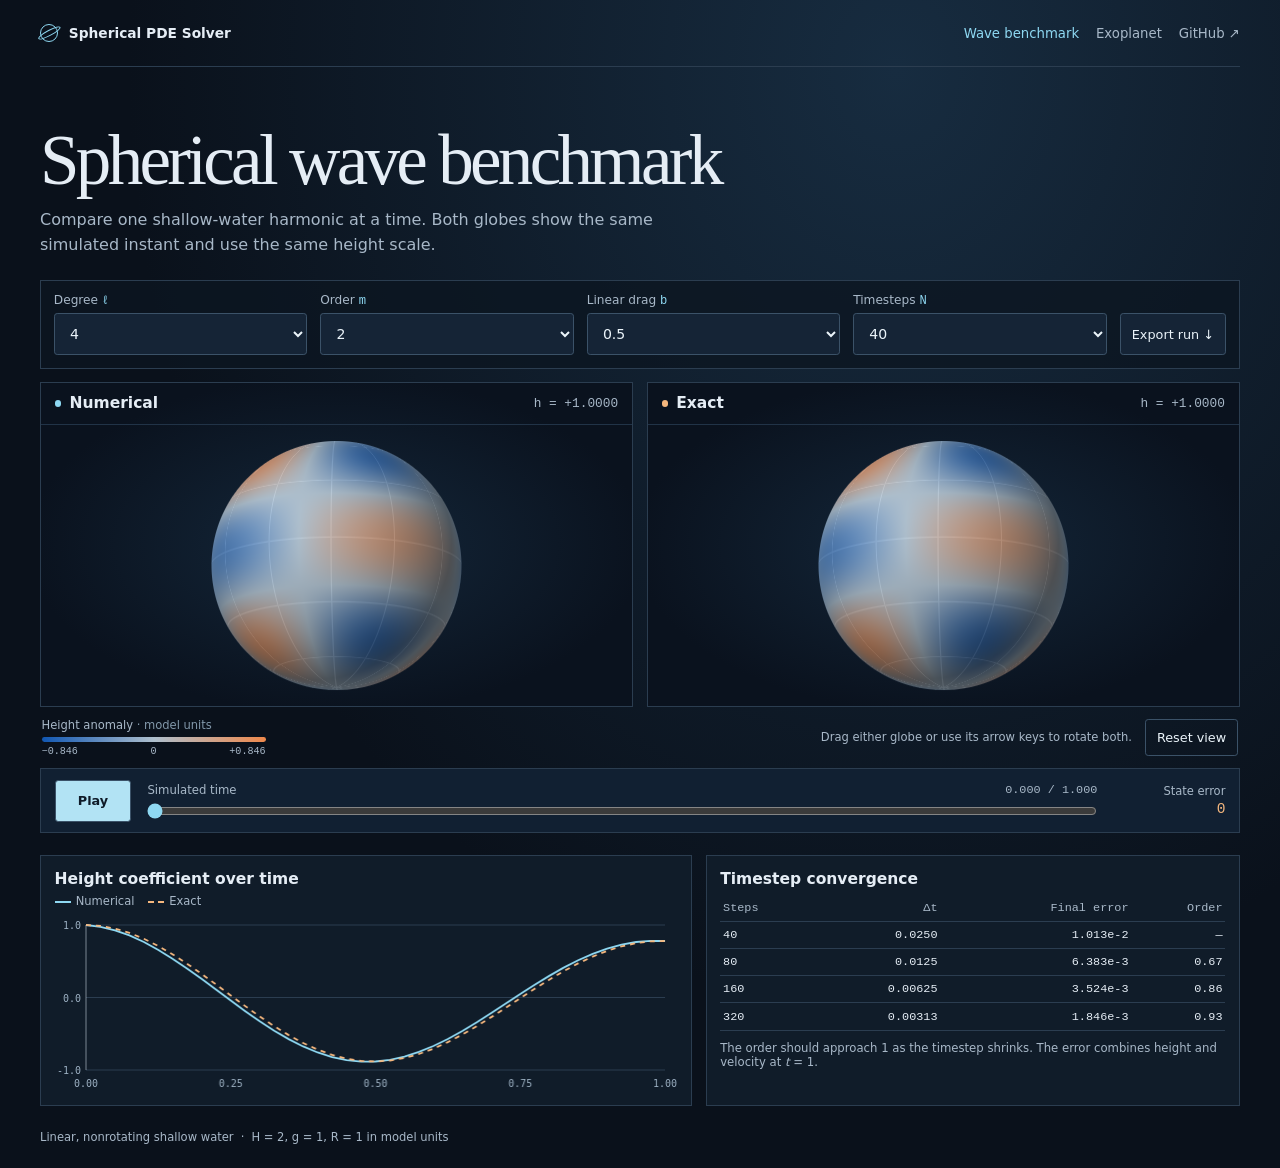
<file: docs/index.html>
<!doctype html>
<html lang="en">
<head>
  <meta charset="utf-8">
  <meta name="viewport" content="width=device-width, initial-scale=1">
  <meta name="color-scheme" content="dark">
  <title>Spherical wave benchmark</title>
  <link rel="stylesheet" href="style.css">
  <script type="module" src="app.js"></script>
</head>
<body>
  <header class="site-header">
    <a class="brand" href="./"><span class="orbit-mark" aria-hidden="true"></span>Spherical PDE Solver</a>
    <nav class="site-nav" aria-label="Project">
      <a href="./" aria-current="page">Wave benchmark</a>
      <a href="exoplanet.html">Exoplanet</a>
      <a class="source" href="https://github.com/modorethegreat/spherical-PDE-solver">GitHub ↗</a>
    </nav>
  </header>
  <main>
    <div class="intro">
      <div>
        <h1>Spherical wave benchmark</h1>
        <p>Compare one shallow-water harmonic at a time. Both globes show the same simulated instant and use the same height scale.</p>
      </div>
    </div>
    <form class="configuration" id="settings">
      <label>Degree <span aria-hidden="true">ℓ</span><select id="degree" name="degree"></select></label>
      <label>Order <span aria-hidden="true">m</span><select id="order" name="order"></select></label>
      <label>Linear drag <span aria-hidden="true">b</span><select name="drag">
        <option value="0">0 · undamped</option><option value="0.5" selected>0.5</option><option value="1">1</option><option value="2">2</option><option value="4">4</option>
      </select></label>
      <label>Timesteps <span aria-hidden="true">N</span><select name="steps">
        <option>20</option><option selected>40</option><option>80</option><option>160</option><option>320</option>
      </select></label>
      <button id="export" type="button" disabled>Export run <span aria-hidden="true">↓</span></button>
    </form>
    <p id="status" class="visually-hidden" role="status"></p>
    <p id="error" class="error" role="alert" hidden></p>
    <noscript><p>Enable JavaScript to explore the benchmark in your browser.</p></noscript>

    <section class="comparison" aria-label="Height field comparison">
      <div class="globes">
        <article class="globe-card numerical">
          <div class="card-header"><h2><i></i>Numerical</h2><p id="h-numerical">—</p></div>
          <canvas id="numeric" tabindex="0" aria-label="Numerical height anomaly on a rotatable globe" aria-describedby="globe-hint">Numerical height field</canvas>
        </article>
        <article class="globe-card">
          <div class="card-header"><h2><i></i>Exact</h2><p id="h-exact">—</p></div>
          <canvas id="exact" tabindex="0" aria-label="Exact height anomaly on a rotatable globe" aria-describedby="globe-hint">Exact height field</canvas>
        </article>
      </div>
      <div class="comparison-footer">
        <div class="legend">
          <p>Height anomaly <span>· model units</span></p>
          <div class="color-ramp" aria-hidden="true"></div>
          <div class="legend-labels"><span id="scale-min">—</span><span>0</span><span id="scale-max">—</span></div>
        </div>
        <div class="orientation">
          <p id="globe-hint">Drag either globe or use its arrow keys to rotate both.</p>
          <button id="reset" type="button">Reset view</button>
        </div>
      </div>
      <div class="transport">
        <button type="button" id="play" disabled>Play</button>
        <div class="scrubber">
          <label for="time">Simulated time <output id="elapsed" for="time">—</output></label>
          <input id="time" type="range" min="0" max="40" step="1" value="0" disabled>
        </div>
        <div class="error-readout"><span>State error</span><strong id="state-error">—</strong></div>
      </div>
    </section>

    <div class="analysis-grid">
      <section class="diagnostic" aria-labelledby="plot-title">
        <h2 id="plot-title">Height coefficient over time</h2>
        <div class="plot-key"><span>Numerical</span><span>Exact</span></div>
        <canvas id="plot" role="img" aria-label="Time history of the numerical and exact height coefficients"></canvas>
      </section>
      <section class="diagnostic" aria-labelledby="convergence-title">
        <h2 id="convergence-title">Timestep convergence</h2>
        <table>
          <thead><tr><th scope="col">Steps</th><th scope="col">Δt</th><th scope="col">Final error</th><th scope="col">Order</th></tr></thead>
          <tbody id="convergence"></tbody>
        </table>
        <p>The order should approach 1 as the timestep shrinks. The error combines height and velocity at <var>t</var> = 1.</p>
      </section>
    </div>
  </main>
  <footer>Linear, nonrotating shallow water <span>·</span> H = 2, g = 1, R = 1 in model units</footer>
</body>
</html>
</file>
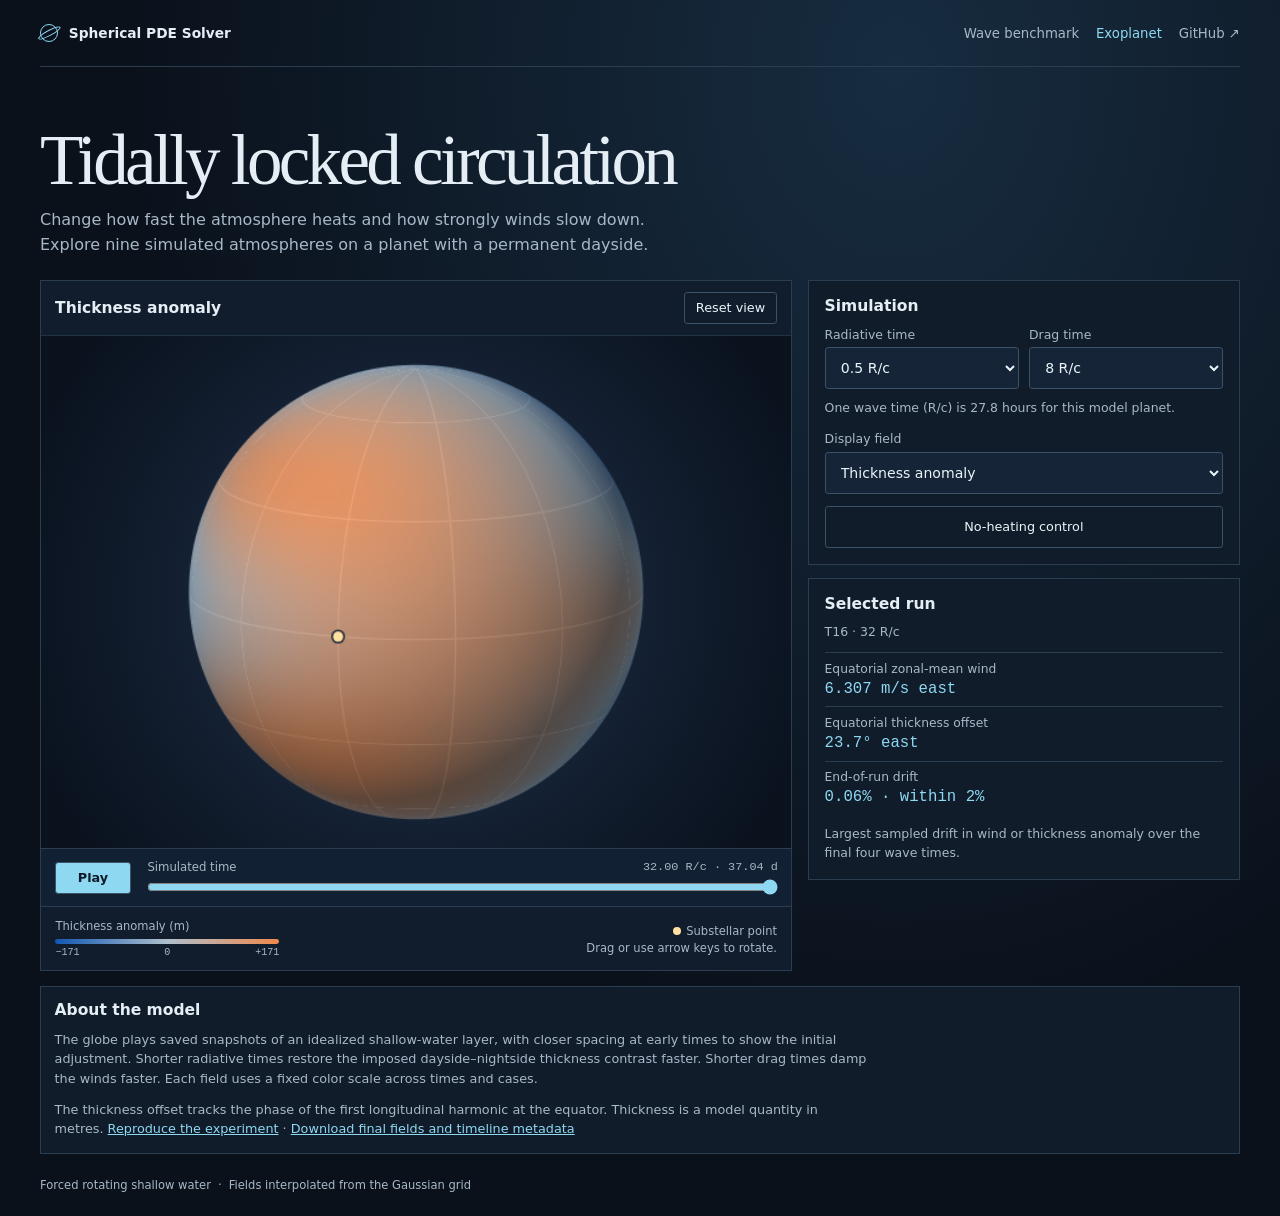
<file: docs/exoplanet.html>
<!doctype html>
<html lang="en">
<head>
  <meta charset="utf-8">
  <meta name="viewport" content="width=device-width, initial-scale=1">
  <meta name="color-scheme" content="dark">
  <meta name="description" content="Explore nine simulations of circulation on a tidally locked planet.">
  <title>Tidally locked circulation | Spherical PDE Solver</title>
  <link rel="stylesheet" href="style.css">
  <link rel="stylesheet" href="exoplanet.css">
  <script type="module" src="exoplanet.js"></script>
</head>
<body>
  <header class="site-header">
    <a class="brand" href="./"><span class="orbit-mark" aria-hidden="true"></span>Spherical PDE Solver</a>
    <nav class="site-nav" aria-label="Project">
      <a href="./">Wave benchmark</a>
      <a href="exoplanet.html" aria-current="page">Exoplanet</a>
      <a class="source" href="https://github.com/modorethegreat/spherical-PDE-solver">GitHub ↗</a>
    </nav>
  </header>
  <main>
    <div class="intro">
      <h1>Tidally locked circulation</h1>
      <p>Change how fast the atmosphere heats and how strongly winds slow down. Explore nine simulated atmospheres on a planet with a permanent dayside.</p>
    </div>
    <noscript><p>Enable JavaScript to rotate the globe and switch simulations.</p></noscript>
    <p id="sweep-error" class="error" role="alert" hidden></p>
    <div class="planet-layout">
      <section class="globe-card planet-globe" aria-labelledby="field-title">
        <div class="card-header">
          <h2 id="field-title">Thickness anomaly</h2>
          <button id="reset" type="button">Reset view</button>
        </div>
        <canvas id="planet" tabindex="0" aria-label="Rotatable globe of the selected exoplanet simulation" aria-describedby="orbit-hint">Exoplanet globe</canvas>
        <div class="transport planet-transport">
          <button id="play" type="button" disabled>Play</button>
          <div class="scrubber">
            <label for="time">Simulated time <span id="elapsed" aria-hidden="true">—</span></label>
            <input id="time" type="range" min="0" max="1" step="1" value="1" disabled>
            <p id="playback-status" role="status"></p>
          </div>
        </div>
        <div class="planet-caption">
          <div class="legend">
            <p id="legend-title">Thickness anomaly (m)</p>
            <div class="color-ramp" aria-hidden="true"></div>
            <div class="legend-labels"><span id="scale-min">—</span><span>0</span><span id="scale-max">—</span></div>
          </div>
          <div class="planet-hints">
            <p><span class="sun-dot" aria-hidden="true"></span>Substellar point</p>
            <p id="orbit-hint">Drag or use arrow keys to rotate.</p>
          </div>
        </div>
      </section>
      <div class="planet-panel">
        <form id="settings" class="planet-settings">
          <h2>Simulation</h2>
          <fieldset id="case-controls" disabled>
            <legend class="visually-hidden">Set timescales and visible field</legend>
            <div class="timescale-grid">
              <label for="radiative">Radiative time<select id="radiative"></select></label>
              <label for="drag">Drag time<select id="drag"></select></label>
            </div>
            <p id="wave-unit">Times are in units of R/c, the time a gravity wave takes to travel one radius.</p>
            <label for="field">Display field
              <select id="field">
                <option value="thickness_m">Thickness anomaly</option>
                <option value="zonal_wind_m_s">Zonal wind</option>
              </select>
            </label>
            <button type="button" id="control" aria-pressed="false">No-heating control</button>
          </fieldset>
        </form>
        <section class="planet-readout" aria-labelledby="readout-title">
          <h2 id="readout-title">Selected run</h2>
          <p id="run-time">Loading simulated fields…</p>
          <dl>
            <div><dt>Equatorial zonal-mean wind</dt><dd id="equatorial-wind">—</dd></div>
            <div><dt>Equatorial thickness offset</dt><dd id="phase-offset">—</dd></div>
            <div><dt>End-of-run drift</dt><dd id="drift">—</dd></div>
          </dl>
          <p id="drift-note">Largest sampled drift in wind or thickness anomaly over the final four wave times.</p>
        </section>
        <p id="status" class="visually-hidden" role="status"></p>
      </div>
    </div>
    <section class="planet-method diagnostic" aria-labelledby="method-title">
      <h2 id="method-title">About the model</h2>
      <p>The globe plays saved snapshots of an idealized shallow-water layer, with closer spacing at early times to show the initial adjustment. Shorter radiative times restore the imposed dayside–nightside thickness contrast faster. Shorter drag times damp the winds faster. Each field uses a fixed color scale across times and cases.</p>
      <p>The thickness offset tracks the phase of the first longitudinal harmonic at the equator. Thickness is a model quantity in metres. <a href="https://github.com/modorethegreat/spherical-PDE-solver#tidally-locked-exoplanet-experiment">Reproduce the experiment</a> · <a href="exoplanet-sweep.json" download>Download final fields and timeline metadata</a></p>
    </section>
  </main>
  <footer>Forced rotating shallow water <span>·</span> Fields interpolated from the Gaussian grid</footer>
</body>
</html>
</file>
<file: docs/style.css>
:root {
  font-family: system-ui, -apple-system, sans-serif;
  color: #e5edf5;
  background: #0a111b;
  color-scheme: dark;
  --quiet: #a8b8c8;
  --line: #2b3d50;
  --panel: #101c29;
  --cyan: #8ed8f2;
  --sand: #f5b77e;
  --mono: ui-monospace, 'SFMono-Regular', Consolas, monospace;
}
* { box-sizing: border-box; }
body { margin: 0; background: radial-gradient(ellipse at 70% 6%, #172c40 0, transparent 48rem), #0a111b; }
a { color: inherit; }
button, select { font: inherit; }
:focus-visible { outline: 2px solid var(--cyan); outline-offset: 3px; }
.site-header, main, footer { width: min(100% - 3rem, 75rem); margin-inline: auto; }
.site-header { min-height: 4.2rem; display: flex; justify-content: space-between; gap: 1rem; align-items: center; border-bottom: 1px solid var(--line); }
.brand, .source { text-decoration: none; font-size: .86rem; }
.brand { display: flex; gap: .65rem; align-items: center; font-weight: 620; }
.source { color: var(--quiet); }
.source:hover { color: var(--cyan); }
.site-nav { display: flex; flex-wrap: wrap; align-items: center; justify-content: flex-end; gap: .35rem 1.05rem; }
.site-nav a { color: var(--quiet); text-decoration: none; font-size: .83rem; }
.site-nav a:hover, .site-nav a[aria-current="page"] { color: var(--cyan); }
.orbit-mark { position: relative; width: 1.15rem; aspect-ratio: 1; border: 1px solid var(--cyan); border-radius: 100%; }
.orbit-mark::after { content: ""; position: absolute; inset: .31rem -.26rem; border: 1px solid var(--cyan); border-radius: 100%; transform: rotate(-28deg); }
.intro { padding: clamp(1.75rem, 4.4vw, 3.7rem) 0 1.35rem; }
h1 { margin: 0; font: 400 clamp(2.4rem, 5.55vw, 5rem)/1.02 Georgia, serif; letter-spacing: -.052em; }
.intro p { max-width: 64ch; margin: .78rem 0 0; line-height: 1.55; color: var(--quiet); }
.configuration { display: grid; grid-template-columns: repeat(4, minmax(0, 1fr)) auto; align-items: end; gap: .8rem; padding: .8rem; background: #0c1621cc; border: 1px solid var(--line); }
.configuration label { display: block; min-width: 0; color: var(--quiet); font-size: .76rem; }
.configuration label span { color: var(--cyan); font-family: var(--mono); }
select, button { min-height: 2.6rem; border: 1px solid #3b5268; border-radius: .2rem; padding: .36rem .7rem; background: #152436; color: #ebf4fa; }
select { display: block; width: 100%; margin-top: .3rem; font-size: .88rem; }
button { cursor: pointer; font-size: .8rem; white-space: nowrap; }
button:hover { border-color: var(--cyan); }
button:disabled { opacity: .55; cursor: default; }
.error { padding: .75rem; border-left: 3px solid var(--sand); background: #2b211d; }
.globes { display: grid; grid-template-columns: repeat(2, minmax(0,1fr)); gap: .85rem; margin-top: .85rem; }
.globe-card { overflow: hidden; border: 1px solid var(--line); background: radial-gradient(ellipse at center, #14273a, #0a121e 74%); }
.card-header { display: flex; align-items: center; justify-content: space-between; gap: .6rem; padding: .7rem .88rem; border-bottom: 1px solid #213347; }
h2 { margin: 0; font-size: .97rem; font-weight: 630; }
.card-header h2 { display: flex; gap: .5rem; align-items: center; }
.card-header i { width: .4rem; height: .4rem; border-radius: 50%; background: var(--sand); }
.numerical .card-header i { background: var(--cyan); }
.card-header p { margin: 0; color: var(--quiet); font: .8rem var(--mono); }
.globe-card canvas { display: block; width: 100%; height: clamp(12rem, 22vw, 20rem); cursor: grab; touch-action: pan-y; }
.globe-card canvas:active { cursor: grabbing; }
.globe-card canvas:focus-visible { outline-offset: -4px; }
.comparison-footer, .transport { display: flex; align-items: center; justify-content: space-between; gap: .7rem 1rem; }
.comparison-footer { padding: .66rem .1rem .72rem; }
.legend { width: min(100%, 14rem); }
.legend p, .orientation p { margin: 0; color: var(--quiet); font-size: .72rem; }
.legend p span { color: #8298aa; }
.color-ramp { height: .32rem; margin-top: .35rem; border-radius: .15rem; background: linear-gradient(90deg, #1157b2, #aebfcd, #ef894c); }
.legend-labels { display: flex; justify-content: space-between; color: var(--quiet); font: .63rem var(--mono); margin-top: .2rem; }
.orientation { display: flex; align-items: center; gap: .8rem; }
.orientation button { background: transparent; min-height: 2.3rem; }
.transport { padding: .68rem .85rem; border: 1px solid var(--line); background: #112032; }
.transport button { min-width: 4.8rem; background: #b2e3f4; color: #0f1b28; font-weight: 650; }
.scrubber { flex: 1; min-width: 0; }
.scrubber label { display: flex; justify-content: space-between; gap: .65rem; font-size: .73rem; color: var(--quiet); }
.scrubber output { font: .74rem var(--mono); }
.scrubber input { display: block; width: 100%; accent-color: var(--cyan); margin: .35rem 0 0; }
.error-readout { min-width: 7rem; text-align: right; }
.error-readout span { display: block; font-size: .72rem; color: var(--quiet); }
.error-readout strong { color: var(--sand); font: .91rem var(--mono); }
.analysis-grid { display: grid; grid-template-columns: minmax(0, 1.22fr) minmax(0, 1fr); gap: .85rem; margin-top: 1.35rem; }
.diagnostic { min-width: 0; background: var(--panel); border: 1px solid var(--line); padding: .85rem; }
.plot-key { display: flex; gap: .85rem; color: var(--quiet); font-size: .72rem; margin-top: .42rem; }
.plot-key span::before { content: ""; display: inline-block; width: 1rem; margin-right: .32rem; border-top: 2px solid var(--cyan); vertical-align: middle; }
.plot-key span:last-child::before { border-top: 2px dashed var(--sand); }
#plot { display: block; width: 100%; height: 11rem; margin-top: .42rem; }
table { width: 100%; border-collapse: collapse; margin-top: .45rem; }
td, th { padding: .38rem .18rem; text-align: right; border-bottom: 1px solid var(--line); font: .74rem var(--mono); }
td:first-child, th:first-child { text-align: left; }
th { color: var(--quiet); }
.diagnostic p { color: var(--quiet); font-size: .73rem; margin: .66rem 0 0; }
footer { padding-block: 1.5rem; color: var(--quiet); font-size: .72rem; }
footer span { padding-inline: .3em; }
.visually-hidden { position: absolute; width: 1px; height: 1px; overflow: hidden; clip-path: inset(50%); white-space: nowrap; }
@media (max-width: 700px) {
  .site-header, main, footer { width: calc(100% - 1.5rem); }
  .configuration { grid-template-columns: repeat(2, minmax(0, 1fr)); }
  .configuration button { justify-self: start; }
  .analysis-grid { grid-template-columns: minmax(0, 1fr); }
  .orientation { align-items: flex-end; flex-direction: column; text-align: right; }
}
@media (max-width: 480px) {
  .site-header { flex-wrap: wrap; padding-block: .7rem; gap: .65rem 1rem; }
  .site-nav { justify-content: flex-start; }
  .globes { gap: .4rem; }
  .card-header { flex-direction: column; align-items: flex-start; gap: .2rem; padding: .55rem; }
  .globe-card canvas { height: clamp(9rem, 42vw, 12rem); }
  .comparison-footer, .transport { gap: .55rem; }
  .transport { flex-wrap: wrap; }
  .scrubber { flex-basis: calc(100% - 6rem); }
  .error-readout { margin-left: auto; }
}
</file>
<file: docs/exoplanet.css>
.planet-layout { display: grid; grid-template-columns: minmax(0, 1.74fr) minmax(17rem, 1fr); gap: .95rem; align-items: start; }
.planet-globe { background: radial-gradient(ellipse at 50% 46%, #243751, #101b2b 54%, #0a121e 78%); }
.planet-globe .card-header { min-height: 3.2rem; background: #111d2c; flex-direction: row; align-items: center; }
.planet-globe canvas { height: clamp(19rem, 40vw, 32rem); touch-action: none; }
.planet-globe button { min-height: 2rem; background: transparent; }
.planet-transport { border-width: 1px 0 0; flex-wrap: nowrap; }
.planet-transport button { background: var(--cyan); }
.planet-transport .scrubber { flex: 1; }
#elapsed { font: .74rem var(--mono); text-align: right; }
#playback-status { margin: .3rem 0 0; color: var(--quiet); font-size: .72rem; }
#playback-status:empty { display: none; }
.planet-caption { display: flex; justify-content: space-between; align-items: end; gap: .6rem 1rem; padding: .75rem .9rem; border-top: 1px solid var(--line); background: #111d2c; }
.planet-hints { text-align: right; color: var(--quiet); font-size: .72rem; }
.planet-hints p { margin: .2rem 0; }
.sun-dot { display: inline-block; width: .52rem; height: .52rem; margin-right: .32rem; border-radius: 50%; background: #ffe0a0; }
.planet-panel { display: grid; gap: .8rem; }
.planet-settings, .planet-readout { border: 1px solid var(--line); background: var(--panel); padding: 1rem; }
.planet-settings fieldset { min-width: 0; border: 0; margin: .8rem 0 0; padding: 0; }
.timescale-grid { display: grid; grid-template-columns: repeat(2, minmax(0, 1fr)); gap: .65rem; }
.planet-settings label, .planet-settings p, .planet-readout p { color: var(--quiet); font-size: .78rem; }
.planet-settings p, .planet-readout p { margin: .65rem 0; line-height: 1.5; }
.planet-settings button { display: block; width: 100%; margin-top: .78rem; background: transparent; }
.planet-settings button[aria-pressed="true"] { color: #101c29; background: var(--cyan); }
.planet-readout dl { display: grid; margin: .65rem 0 0; }
.planet-readout dl div { padding: .55rem 0; border-top: 1px solid var(--line); }
.planet-readout dt { font-size: .77rem; color: var(--quiet); }
.planet-readout dd { margin: .23rem 0 0; color: var(--cyan); font: .98rem var(--mono); }
.planet-readout dd[data-warning="true"] { color: var(--sand); }
.planet-readout #drift-note { margin-bottom: 0; }
.planet-method { margin-top: .95rem; }
.planet-method p { max-width: 100ch; font-size: .8rem; line-height: 1.55; }
.planet-method a { color: var(--cyan); }
@media (max-width: 760px) {
  .planet-layout { grid-template-columns: minmax(0, 1fr); }
  .planet-panel { grid-row: 1; grid-template-columns: repeat(2, minmax(0, 1fr)); }
  .planet-globe canvas { height: clamp(17rem, 74vw, 29rem); }
}
@media (max-width: 520px) {
  .planet-panel { display: contents; }
  .planet-settings { grid-row: 1; }
  .planet-globe { grid-row: 2; }
  .planet-readout { grid-row: 3; }
}
</file>
